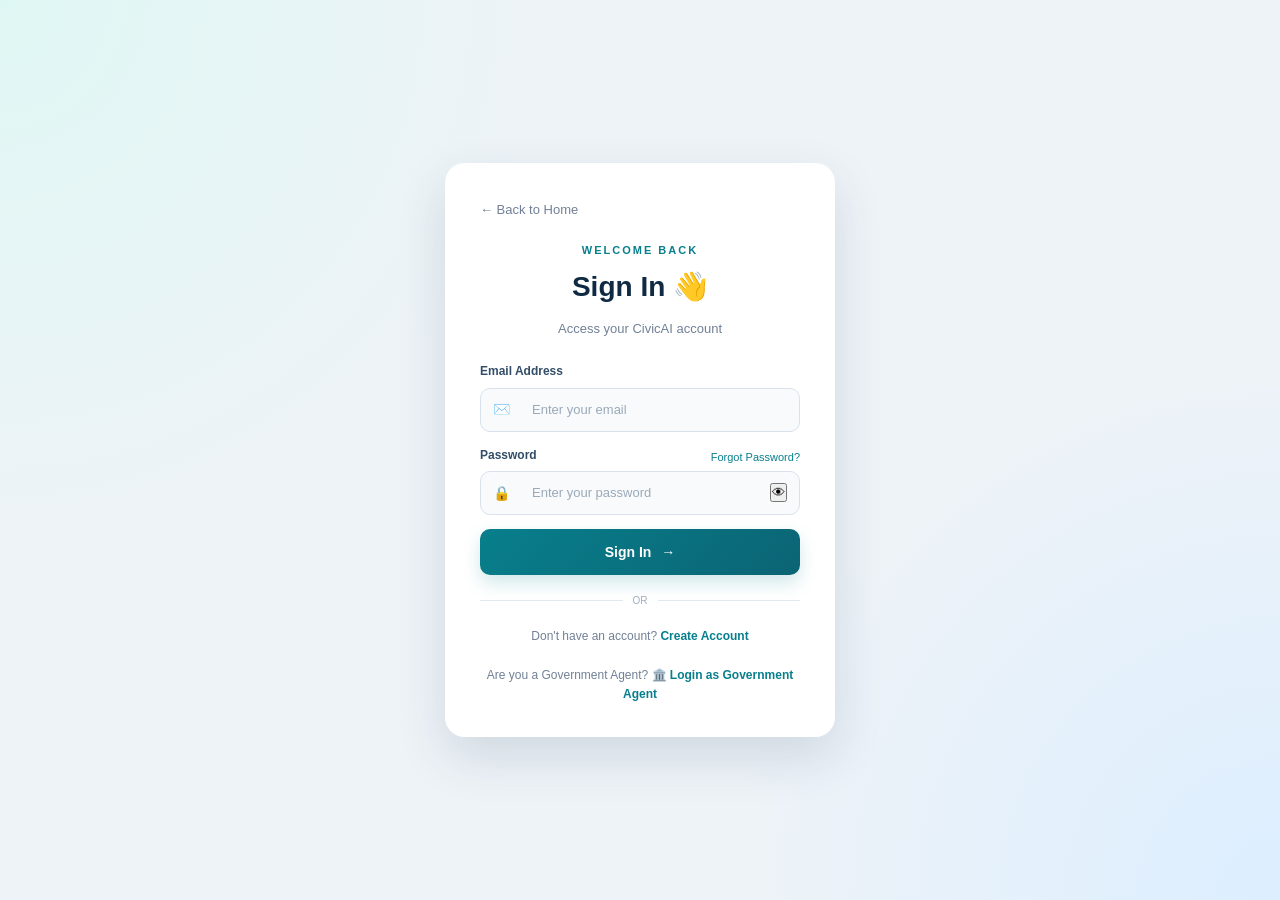
<file: frontend/dashboard.html>
<!DOCTYPE html>
<html lang="en">

<head>
    <meta charset="UTF-8">
    <meta name="viewport" content="width=device-width, initial-scale=1.0">

    <title>CivicAI - Citizen Dashboard</title>

    <link rel="stylesheet" href="style.css">
</head>

<body>

    <!-- NAVBAR -->
    <nav class="navbar">

        <div class="logo">
            <div class="logo-icon">🏛️</div>

            <div>
                <h2>CivicAI</h2>
                <span>Citizen Development Intelligence</span>
            </div>
        </div>

        <div class="nav-links">
            <a href="dashboard.html">Dashboard</a>
            <a href="index.html#report">Report Issue</a>
            <a href="#myReports" onclick="showMyReports(event)">
                My Reports
            </a>

            <button
                class="language-btn"
                onclick="logout()">
                Logout
            </button>
        </div>

    </nav>


    <!-- DASHBOARD -->

    <main class="dashboard">

        <div class="dashboard-heading">

            <div>
                <span class="section-label">
                    CITIZEN PORTAL
                </span>

                <h1>Welcome to CivicAI 👋</h1>

                <p>
                    Monitor your civic reports and contribute
                    to a better community.
                </p>
            </div>

            <a
                href="index.html#report"
                class="primary-btn">

                + Report New Issue

            </a>

        </div>


        <!-- STATISTICS -->

        <div class="dashboard-stats">

            <div class="dashboard-card">

                <div class="dashboard-icon">
                    📝
                </div>

                <h2 id="totalReports">0</h2>
<p>Total Reports</p> 

            </div>


            <div class="dashboard-card">

                <div class="dashboard-icon">
                    ⏳
                </div>

                <h2 id="pendingReports">0</h2>
<p>Pending</p>

            </div>


            <div class="dashboard-card">

                <div class="dashboard-icon">
                    ✅
                </div>

                <h2 id="resolvedReports">0</h2>
<p>Resolved</p>

            </div>


            <div class="dashboard-card">

                <div class="dashboard-icon">
                    🚨
                </div>

                <h2 id="highPriorityReports">0</h2>
<p>High Priority</p>

            </div>

            <div class="dashboard-card">

    <div class="dashboard-icon">
        🔄
    </div>

    <h2 id="inProgressReports">0</h2>
    <p>In Progress</p>

</div>

        </div>


        <!-- RECENT REPORTS -->

        <section class="reports-panel">

            <div class="panel-header">

                <div>
                    <h2>Recent Reports</h2>

                    <p>
                        Your recently submitted civic issues
                    </p>
                </div>

                <a href="#cityReports" onclick="showCityReports()">
                    View City based Report
                </a>

            </div>


            <div class="table-wrapper">

                <table>

                    <thead>

                        <tr>
                            <th>Issue</th>
                            <th>Category</th>
                            <th>Location</th>
                            <th>Severity</th>
                            <th>Priority</th>
                            <th>Status</th>
                        </tr>

                    </thead>


                    <tbody id="reportsTableBody">

    <tr>
        <td colspan="6">
            Loading reports...
        </td>
    </tr>

</tbody>

                </table>

            </div>

        </section>


        <!-- CITY BASED REPORTS -->

<section class="reports-panel" id="cityReports" style="display: none;">

    <div class="panel-header">

        <div>
            <h2>📍 Reports by City</h2>

            <p>
                Enter your city or village to view civic reports from your area.
            </p>
        </div>

    </div>


    <!-- CITY SEARCH -->

    <div style="display: flex; gap: 10px; margin-bottom: 20px;">

        <input
            type="text"
            id="citySearch"
            placeholder="Enter city / village"
            style="flex: 1; padding: 12px;">

        <button
            type="button"
            class="primary-btn"
            onclick="searchCityReports()">

            🔍 View Reports

        </button>

    </div>


    <!-- SEARCH MESSAGE -->

    <div id="cityReportMessage"></div>

    <div
    id="cityIntelligence"
    style="
        display: none;
        margin-bottom: 20px;
    "
>

    <div class="dashboard-stats">

        <div class="dashboard-card">
            <div class="dashboard-icon">📝</div>
            <h2 id="cityTotalReports">0</h2>
            <p>Total Reports</p>
        </div>

        <div class="dashboard-card">
            <div class="dashboard-icon">🚨</div>
            <h2 id="cityHighPriority">0</h2>
            <p>High Priority</p>
        </div>

        <div class="dashboard-card">
            <div class="dashboard-icon">⏳</div>
            <h2 id="cityPending">0</h2>
            <p>Pending</p>
        </div>

        <div class="dashboard-card">
            <div class="dashboard-icon">🤖</div>
            <h2
                id="cityTopCategory"
                style="font-size: 18px;"
            >
                -
            </h2>
            <p>Top Issue</p>
        </div>

    </div>

</div>


    <!-- CITY REPORTS TABLE -->

    <div class="table-wrapper">

        <table>

            <thead>

                <tr>
                    <th>Issue</th>
                    <th>Category</th>
                    <th>Location</th>
                    <th>Severity</th>
                    <th>Priority</th>
                    <th>Status</th>
                </tr>

            </thead>


            <tbody id="cityReportsTableBody">

                <tr>
                    <td colspan="6">
                        Enter your city to view reports.
                    </td>
                </tr>

            </tbody>

        </table>

    </div>

</section>

<!-- MY REPORTS -->

<section class="reports-panel" id="myReports" style="display: none;">

    <div class="panel-header">

        <div>

            <h2>📋 My Reports</h2>

            <p>
                Track all civic issues submitted by you.
            </p>

        </div>

    </div>


    <!-- REPORT COUNT MESSAGE -->

    <div id="trackingMessage"
         style="margin-bottom: 20px; font-size: 18px;">

    </div>


    <!-- MY REPORTS TABLE -->

    <div class="table-wrapper">

        <table>

            <thead>

                <tr>

                    <th>Report ID</th>

                    <th>Issue</th>

                    <th>Category</th>

                    <th>Location</th>

                    <th>Severity</th>

                    <th>Priority</th>

                    <th>Status</th>

                    <th>Submitted</th>

                </tr>

            </thead>


            <tbody id="myReportsTableBody">

                <tr>

                    <td colspan="8">
                        Loading your reports...
                    </td>

                </tr>

            </tbody>

        </table>

    </div>

</section>

        <!-- QUICK ACTIONS -->

        <section class="quick-section">

            <h2>Quick Actions</h2>

            <div class="quick-grid">

                <a
                    href="index.html#report"
                    class="quick-card">

                    <span>🚨</span>

                    <div>
                        <h3>Report an Issue</h3>

                        <p>
                            Submit a new civic complaint.
                        </p>
                    </div>

                </a>


                <a
    href="#myReports"
    class="quick-card"
    onclick="showMyReports()">
                    <span>📊</span>

                    <div>
                        <h3>View My Reports</h3>

                        <p>
                            Track your submitted issues.
                        </p>
                    </div>

                </a>


                <a
                    href="#"
                    class="quick-card">

                    <span>🤖</span>

                    <div>
                        <h3>AI Insights</h3>

                        <p>
                            Understand issue priorities.
                        </p>
                    </div>

                </a>

            </div>

        </section>

    </main>


    <script>

    // ==============================
// LOGIN PROTECTION
// ==============================

const loggedIn =
    sessionStorage.getItem("loggedIn");

if (loggedIn !== "true") {

    window.location.href = "login.html";

}

    function logout() {

    sessionStorage.removeItem("loggedIn");
    sessionStorage.removeItem("userName");
    sessionStorage.removeItem("userEmail");

    window.location.href = "login.html";

}


    // ==============================
    // LOAD DASHBOARD DATA
    // ==============================

    async function loadDashboard() {

        try {

            const response = await fetch("/api/reports");

            const data = await response.json();

            if (!response.ok) {

                throw new Error(
                    data.message || "Failed to load reports"
                );

            }


            // Update statistics

            document.getElementById("totalReports").textContent =
                data.total_reports;

            document.getElementById("pendingReports").textContent =
                data.pending;

            document.getElementById("resolvedReports").textContent =
                data.resolved;

            document.getElementById("highPriorityReports").textContent =
                data.high_priority;
            document.getElementById("inProgressReports").textContent =
                data.in_progress;


            // Update recent reports table

            const tableBody =
                document.getElementById("reportsTableBody");

            tableBody.innerHTML = "";


            if (data.reports.length === 0) {

                tableBody.innerHTML = `
                    <tr>
                        <td colspan="6">
                            No reports submitted yet.
                        </td>
                    </tr>
                `;

                return;

            }


            data.reports.forEach(report => {

                const row = document.createElement("tr");

                row.innerHTML = `

    <td>${escapeHTML(report.problem)}</td>

    <td>${escapeHTML(report.category)}</td>

    <td>${escapeHTML(report.location)}</td>

    <td>
        <span class="status ${getSeverityClass(report.severity)}">
            ${escapeHTML(report.severity)}
        </span>
    </td>

    <td>
        <strong>${escapeHTML(report.priority_score)}/100</strong>
    </td>

    <td>
        <span class="status ${getStatusClass(report.status)}">
            ${escapeHTML(report.status)}
        </span>
    </td>

`;

                tableBody.appendChild(row);

            });


        } catch (error) {

            console.error("Dashboard error:", error);

            document.getElementById("reportsTableBody").innerHTML = `

                <tr>
                    <td colspan="6">
                        Unable to load reports.
                    </td>
                </tr>

            `;

        }

    }


    // ==============================
    // HELPER FUNCTIONS
    // ==============================

    function escapeHTML(value) {

        return String(value ?? "")
            .replace(/&/g, "&amp;")
            .replace(/</g, "&lt;")
            .replace(/>/g, "&gt;")
            .replace(/"/g, "&quot;")
            .replace(/'/g, "&#039;");

    }


    function getSeverityClass(severity) {

        const value = String(severity).toLowerCase();

        if (value === "high") return "high";

        if (value === "medium") return "medium";

        return "low";

    }


    function getStatusClass(status) {

        const value = String(status).toLowerCase();

        if (value === "resolved") return "resolved";

        if (value === "in progress") return "progress-status";

        return "pending";

    }


    // Load data when dashboard opens

    loadDashboard();

    // ==============================
// CITY BASED REPORTS
// ==============================

function showCityReports() {

    const cityReportsSection =
        document.getElementById("cityReports");

    cityReportsSection.style.display = "block";

    cityReportsSection.scrollIntoView({
        behavior: "smooth"
    });

}


async function searchCityReports() {

    const city =
        document.getElementById("citySearch").value.trim();

    const tableBody =
        document.getElementById("cityReportsTableBody");

    const message =
        document.getElementById("cityReportMessage");
    const intelligence =
    document.getElementById("cityIntelligence");


    // Check empty city

    if (city === "") {

        message.innerHTML =
            "<p>Please enter a city or village name.</p>";

        tableBody.innerHTML = `
            <tr>
                <td colspan="6">
                    Enter your city to view reports.
                </td>
            </tr>
        `;

        return;
    }


    // Show loading message

    message.innerHTML =
        "<p>🔄 Searching reports for " +
        escapeHTML(city) +
        "...</p>";


    tableBody.innerHTML = `
        <tr>
            <td colspan="6">
                Searching...
            </td>
        </tr>
    `;


    try {

        const response = await fetch(
            "/api/reports/city?city=" +
            encodeURIComponent(city)
        );


        const data = await response.json();

if (!response.ok) {

    throw new Error(
        data.message ||
        "Failed to search reports."
    );

}


// Update city intelligence
document.getElementById("cityTotalReports").textContent =
    data.total_reports;

document.getElementById("cityHighPriority").textContent =
    data.high_priority;

document.getElementById("cityPending").textContent =
    data.pending;

document.getElementById("cityTopCategory").textContent =
    data.top_category;

intelligence.style.display = "block";


        tableBody.innerHTML = "";


        // No reports found

        if (!data.reports || data.reports.length === 0) {
            
            intelligence.style.display = "none";
            message.innerHTML =
                "<p>❌ No civic reports found for " +
                escapeHTML(city) +
                ".</p>";

            tableBody.innerHTML = `
                <tr>
                    <td colspan="6">
                        No reports found for this city.
                    </td>
                </tr>
            `;

            return;
        }


        // Reports found

        message.innerHTML =
            "<p>📍 Found " +
            data.total_reports +
            " report(s) from " +
            escapeHTML(data.city) +
            ".</p>";


        // Display reports

        data.reports.forEach(report => {

            const row =
                document.createElement("tr");


            row.innerHTML = `

    <td>
        ${escapeHTML(report.problem)}
    </td>

    <td>
        ${escapeHTML(report.category)}
    </td>

    <td>
        ${escapeHTML(report.location)}
    </td>

    <td>
        <span class="status ${getSeverityClass(report.severity)}">
            ${escapeHTML(report.severity)}
        </span>
    </td>

    <td>
        <strong>${escapeHTML(report.priority_score)}/100</strong>
    </td>

    <td>
        <span class="status ${getStatusClass(report.status)}">
            ${escapeHTML(report.status)}
        </span>
    </td>

`;

            tableBody.appendChild(row);

        });


    } catch (error) {
        intelligence.style.display = "none";

        console.error(
            "City report search error:",
            error
        );


        message.innerHTML =
            "<p>❌ Unable to search reports.</p>";


        tableBody.innerHTML = `
            <tr>
                <td colspan="6">
                    Unable to load city reports.
                </td>
            </tr>
        `;

    }

}

// ==============================
// MY REPORTS / REQUEST TRACKING
// ==============================

function showMyReports(event) {

    if (event) {
        event.preventDefault();
    }

    const section =
        document.getElementById("myReports");

    section.style.display = "block";

    section.scrollIntoView({
        behavior: "smooth",
        block: "start"
    });

    loadMyReports();
}

async function loadMyReports() {

    const citizenEmail =
        sessionStorage.getItem("userEmail");

    const message =
        document.getElementById(
            "trackingMessage"
        );

    const tableBody =
        document.getElementById(
            "myReportsTableBody"
        );


    if (!citizenEmail) {

        message.innerHTML =
            "<p>⚠️ Please login to view your reports.</p>";

        tableBody.innerHTML = `
            <tr>
                <td colspan="8">
                    Please login to view your reports.
                </td>
            </tr>
        `;

        return;
    }


    try {

        const response = await fetch(
            "/api/my-reports?citizen_email=" +
            encodeURIComponent(citizenEmail)
        );


        const data =
            await response.json();


        if (!response.ok) {

            throw new Error(
                data.message ||
                "Unable to load your reports."
            );

        }


        tableBody.innerHTML = "";


        if (
            !data.reports ||
            data.reports.length === 0
        ) {

            message.innerHTML =
                "<p>📋 You have not submitted any reports yet.</p>";

            tableBody.innerHTML = `
                <tr>
                    <td colspan="8">
                        No reports submitted yet.
                    </td>
                </tr>
            `;

            return;
        }


        message.innerHTML =
            "<p>📋 You have submitted <strong>" +
            data.total_reports +
            "</strong> report(s).</p>";


        data.reports.forEach(report => {

            const row =
                document.createElement("tr");


            row.innerHTML = `

                <td>
                    <strong>#${escapeHTML(report.id)}</strong>
                </td>


                <td>
                    ${escapeHTML(report.problem)}
                </td>


                <td>
                    ${escapeHTML(report.category)}
                </td>


                <td>
                    ${escapeHTML(report.location)}
                </td>


                <td>

                    <span class="status ${getSeverityClass(report.severity)}">

                        ${escapeHTML(report.severity)}

                    </span>

                </td>


                <td>

                    <strong>
                        ${escapeHTML(report.priority_score)}/100
                    </strong>

                </td>


                <td>

                    <span class="status ${getStatusClass(report.status)}">

                        ${escapeHTML(report.status)}

                    </span>

                </td>


                <td>
                    ${escapeHTML(report.created_at)}
                </td>

            `;


            tableBody.appendChild(row);

        });


    } catch (error) {

        console.error(
            "My Reports error:",
            error
        );


        message.innerHTML =
            "<p>❌ Unable to load your reports.</p>";


        tableBody.innerHTML = `
            <tr>
                <td colspan="8">
                    Unable to load your reports.
                </td>
            </tr>
        `;

    }

}



</script>

</body>

</html>
</file>
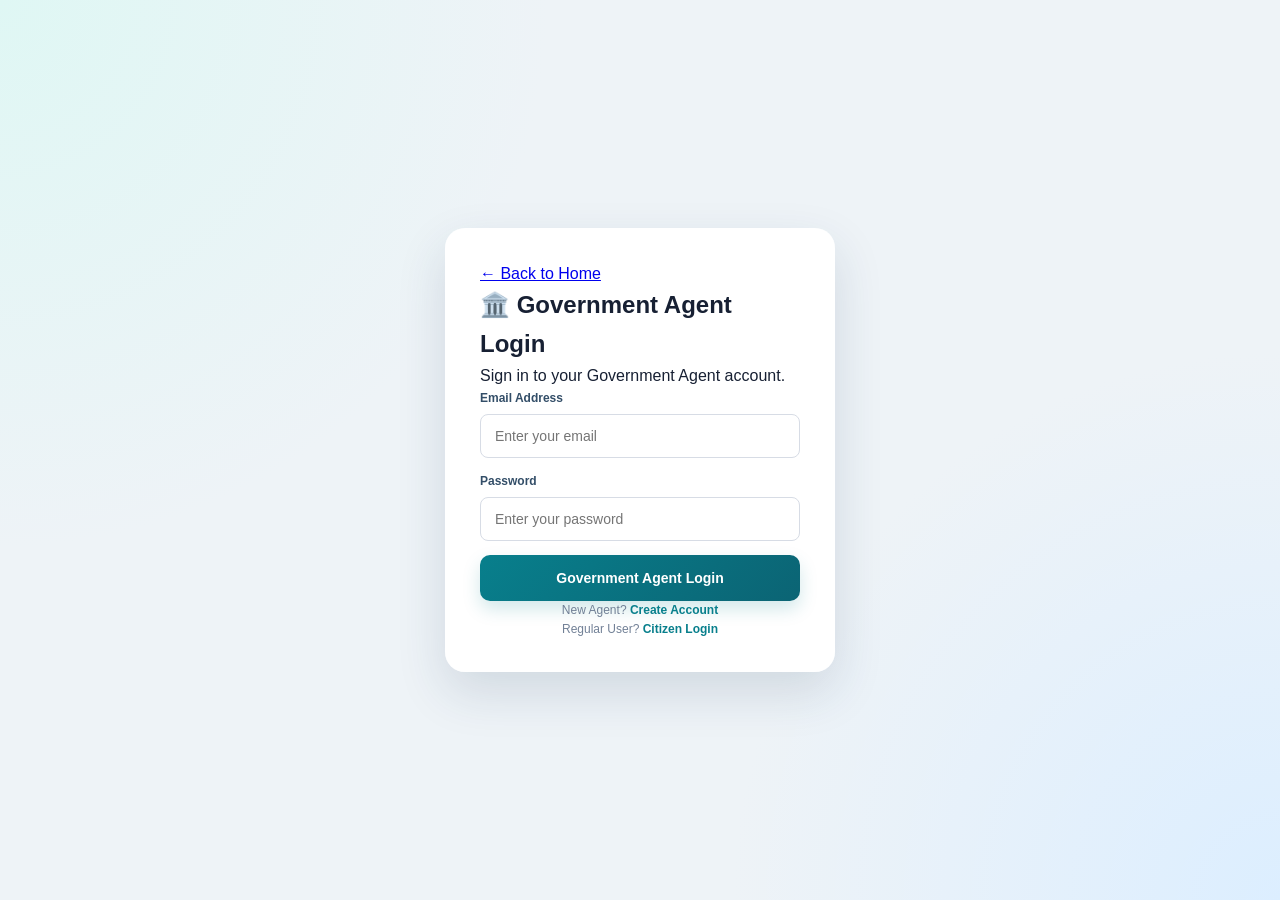
<file: frontend/government-agent-login.html>
<!DOCTYPE html>
<html lang="en">
<head>
    <meta charset="UTF-8">
    <meta name="viewport" content="width=device-width, initial-scale=1.0">
    <title>CivicAI | Government Agent Login</title>
    <link rel="stylesheet" href="style.css">
</head>
<body class="auth-modern">

    <div class="auth-wrapper">
        <div class="auth-form-section">
            <div class="auth-form-box">

                <a href="index.html">← Back to Home</a>

                <h2>🏛️ Government Agent Login</h2>
                <p>Sign in to your Government Agent account.</p>

                <form id="agentLoginForm">
                    <div class="input-group">
                        <label for="email">Email Address</label>
                        <input type="email" id="email"
                               placeholder="Enter your email" required>
                    </div>

                    <div class="input-group">
                        <label for="password">Password</label>
                        <input type="password" id="password"
                               placeholder="Enter your password" required>
                    </div>

                    <button type="submit" class="modern-login-btn">
                        Government Agent Login
                    </button>

                    <p id="message" role="status" aria-live="polite"></p>
                </form>

                <p class="account-text">
                    New Agent?
                    <a href="government-agent-signup.html">
                        Create Account
                    </a>
                </p>

                <p class="account-text">
                    Regular User?
                    <a href="login.html">Citizen Login</a>
                </p>

            </div>
        </div>
    </div>

    <script>
        document.getElementById("agentLoginForm")
            .addEventListener("submit", async function (event) {
                event.preventDefault();

                const message = document.getElementById("message");
                const button = this.querySelector('button[type="submit"]');

                const payload = {
                    email: document.getElementById("email").value.trim(),
                    password: document.getElementById("password").value
                };

                message.textContent = "Checking your account...";
                button.disabled = true;

                try {
                    const response = await fetch(
                        "/api/government-agent/login",
                        {
                            method: "POST",
                            headers: {
                                "Content-Type": "application/json"
                            },
                            body: JSON.stringify(payload)
                        }
                    );

                    const result = await response.json();

                    if (!response.ok) {
                        message.textContent =
                            result.message || "Login failed. Please try again.";
                        return;
                    }

                    // Temporary client-side data for frontend integration.
                    // This is NOT proof of authentication or authorization.
                    sessionStorage.setItem(
                        "governmentAgent",
                        JSON.stringify(result.agent)
                    );

                    message.textContent = "Login successful. Opening dashboard...";

                    setTimeout(() => {
                        window.location.href = "government-agent-dashboard.html";
                    }, 700);

                } catch (error) {
                    console.error("Agent login error:", error);
                    message.textContent =
                        "Could not connect to the server. Please try again.";
                } finally {
                    button.disabled = false;
                }
            });
    </script>

</body>
</html>
</file>
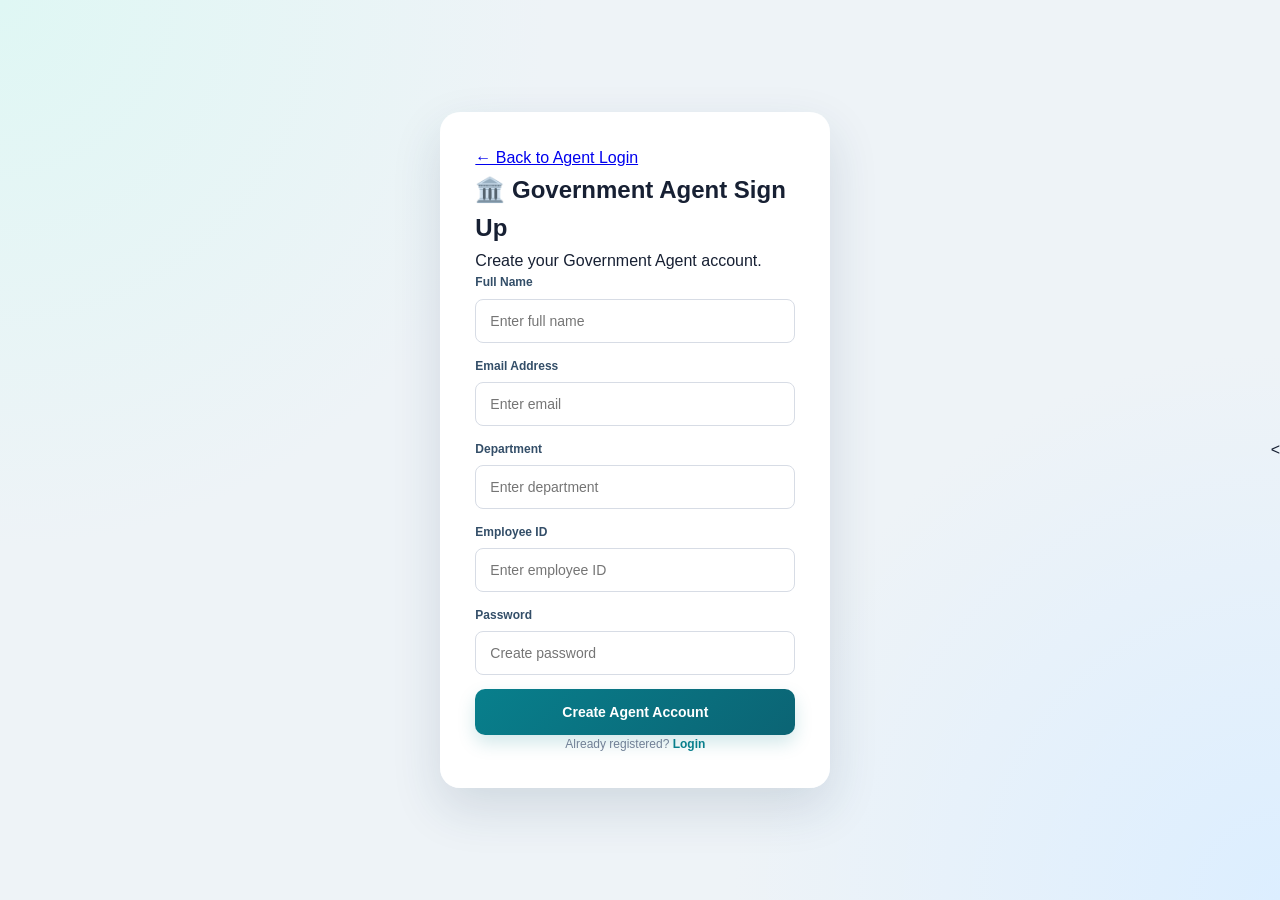
<file: frontend/government-agent-signup.html>
<!DOCTYPE html>
<html lang="en">
<head>
    <meta charset="UTF-8">
    <meta name="viewport" content="width=device-width, initial-scale=1.0">
    <title>CivicAI | Government Agent Signup</title>
    <link rel="stylesheet" href="style.css">
</head>
<body class="auth-modern">

    <div class="auth-wrapper">
        <div class="auth-form-section">
            <div class="auth-form-box">

                <a href="government-agent-login.html">
                    ← Back to Agent Login
                </a>

                <h2>🏛️ Government Agent Sign Up</h2>
                <p>Create your Government Agent account.</p>

                <form id="agentSignupForm">

                    <div class="input-group">
                        <label for="name">Full Name</label>
                        <input type="text" id="name"
                               placeholder="Enter full name" required>
                    </div>

                    <div class="input-group">
                        <label for="email">Email Address</label>
                        <input type="email" id="email"
                               placeholder="Enter email" required>
                    </div>

                    <div class="input-group">
                        <label for="department">Department</label>
                        <input type="text" id="department"
                               placeholder="Enter department" required>
                    </div>

                    <div class="input-group">
                        <label for="employeeId">Employee ID</label>
                        <input type="text" id="employeeId"
                               placeholder="Enter employee ID" required>
                    </div>

                    <div class="input-group">
                        <label for="password">Password</label>
                        <input type="password" id="password"
                               placeholder="Create password"
                               minlength="8" required>
                    </div>

                    <button type="submit" class="modern-login-btn">
                        Create Agent Account
                    </button>

                    <p id="message"></p>
                </form>

                <p class="account-text">
                    Already registered?
                    <a href="government-agent-login.html">
                        Login
                    </a>
                </p>

            </div>
        </div>
    </div>

    <
<script>
    document.getElementById("agentSignupForm")
        .addEventListener("submit", async function (event) {
            event.preventDefault();

            const message = document.getElementById("message");
            const button = this.querySelector('button[type="submit"]');

            const payload = {
                full_name: document.getElementById("name").value.trim(),
                email: document.getElementById("email").value.trim(),
                department: document.getElementById("department").value.trim(),
                employee_id: document.getElementById("employeeId").value.trim(),
                password: document.getElementById("password").value
            };

            message.textContent = "Creating your account...";
            button.disabled = true;

            try {
                const response = await fetch("/api/government-agent/signup", {
                    method: "POST",
                    headers: {
                        "Content-Type": "application/json"
                    },
                    body: JSON.stringify(payload)
                });

                const result = await response.json();

                message.textContent = result.message ||
                    (response.ok ? "Registration successful." : "Registration failed.");

                if (response.ok) {
                    this.reset();

                    // Allow the user to read the confirmation before navigating.
                    setTimeout(() => {
                        window.location.href = "government-agent-login.html";
                    }, 2000);
                }
            } catch (error) {
                message.textContent =
                    "Could not connect to the server. Please try again.";
                console.error("Agent signup error:", error);
            } finally {
                button.disabled = false;
            }
        });
</script>


</body>
</html>
</file>
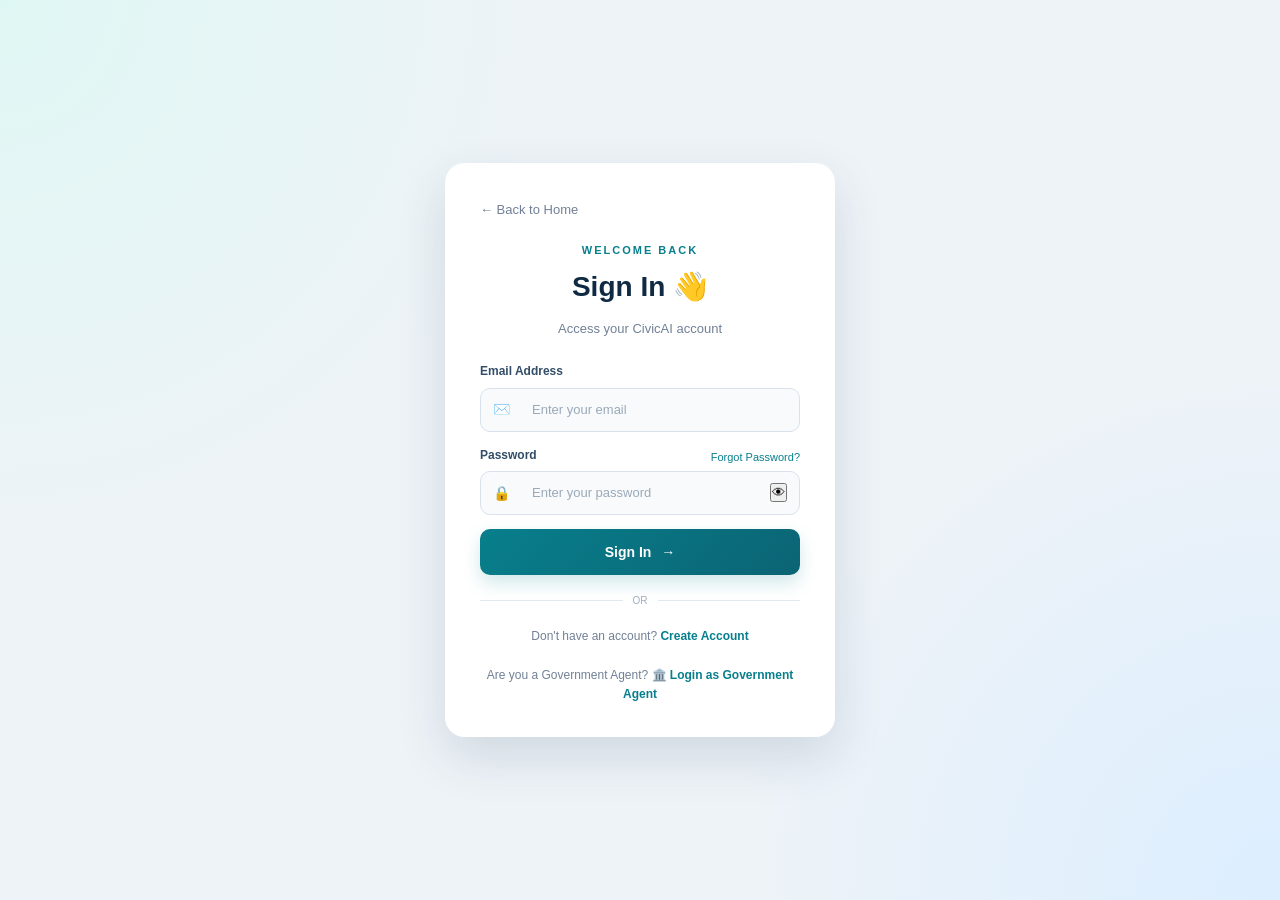
<file: frontend/login.html>
<!DOCTYPE html>
<html lang="en">
<head>
    <meta charset="UTF-8">
    <meta name="viewport" content="width=device-width, initial-scale=1.0">
    <title>CivicAI | Sign In</title>
    <link rel="stylesheet" href="style.css">
</head>

<body class="auth-modern">

    <div class="auth-wrapper">

        <!-- Left Section -->
        <div class="auth-visual">
            <div class="brand">
                <div class="brand-icon">🏙️</div>
                <span>Civic<span>AI</span></span>
            </div>

            <div class="visual-content">
                <p class="small-title">SMART CIVIC PLATFORM</p>

                <h1>
                    Make Your City<br>
                    <span>Better Together.</span>
                </h1>

                <p>
                    Report civic problems, track your requests,
                    and help build a smarter and safer community.
                </p>

                <div class="visual-stats">
                    <div>
                        <strong>24/7</strong>
                        <small>Available</small>
                    </div>

                    <div>
                        <strong>AI</strong>
                        <small>Powered</small>
                    </div>

                    <div>
                        <strong>100%</strong>
                        <small>Citizen Focused</small>
                    </div>
                </div>
            </div>

            <div class="city-line">
                🏢 🏠 🌳 🏫 🏥 🚦
            </div>
        </div>


        <!-- Right Section -->
        <div class="auth-form-section">

            <div class="auth-form-box">

                <a href="index.html" class="back-home">
                    ← Back to Home
                </a>

                <div class="form-heading">
                    <p>WELCOME BACK</p>
                    <h2>Sign In 👋</h2>
                    <span>Access your CivicAI account</span>
                </div>

                <form id="loginForm">

                    <div class="input-group">
                        <label>Email Address</label>
                        <div class="input-box">
                            <span>✉️</span>
                            <input
                                type="email"
                                id="loginEmail"
                                placeholder="Enter your email"
                                required
                            >
                        </div>
                    </div>

                    <div class="input-group">
                        <div class="label-row">
                            <label>Password</label>
                            <a href="#">Forgot Password?</a>
                        </div>

                        <div class="input-box">
                            <span>🔒</span>

                            <input
                                type="password"
                                id="loginPassword"
                                placeholder="Enter your password"
                                required
                            >

                            <button
                                type="button"
                                class="show-password"
                                onclick="togglePassword()">
                                👁
                            </button>
                        </div>
                    </div>

                    <button type="submit" class="modern-login-btn">
                        Sign In
                        <span>→</span>
                    </button>

                </form>

                <div class="divider">
                    <span>OR</span>
                </div>

                <p class="account-text">
                    Don't have an account?
                    <a href="signup.html">Create Account</a>
                </p>
                <p class="account-text" style="margin-top: 20px; text-align: center;">
                    Are you a Government Agent?
                  <a href="government-agent-login.html">
                     🏛️ Login as Government Agent
                  </a>
                </p>

            </div>

        </div>

    </div>


<script>

function togglePassword() {

    const password = document.getElementById("loginPassword");

    if (password.type === "password") {
        password.type = "text";
    } else {
        password.type = "password";
    }
}


document.getElementById("loginForm").addEventListener("submit", async function(e) {

    e.preventDefault();

    const email = document.getElementById("loginEmail").value.trim();
    const password = document.getElementById("loginPassword").value;

    // Check empty fields
    if (!email || !password) {
        alert("Please enter email and password.");
        return;
    }

    try {

        const response = await fetch("/api/login", {

            method: "POST",

            headers: {
                "Content-Type": "application/json"
            },

            body: JSON.stringify({
                email: email,
                password: password
            })

        });

        const result = await response.json();


        // Successful login
        if (response.ok) {

            // Store only basic login information
            sessionStorage.setItem("loggedIn", "true");
            sessionStorage.setItem("userName", result.name);
            sessionStorage.setItem("userEmail", result.email);

            alert("Login successful! 🎉");

            // Go to dashboard
            window.location.href = "dashboard.html";

        } else {

            alert(result.message);

        }

    } catch (error) {

        console.error("Login Error:", error);

        alert(
            "Unable to connect to CivicAI server.\n\n" +
            "Please make sure backend.py is running."
        );

    }

});

</script>

</body>
</html>
</file>
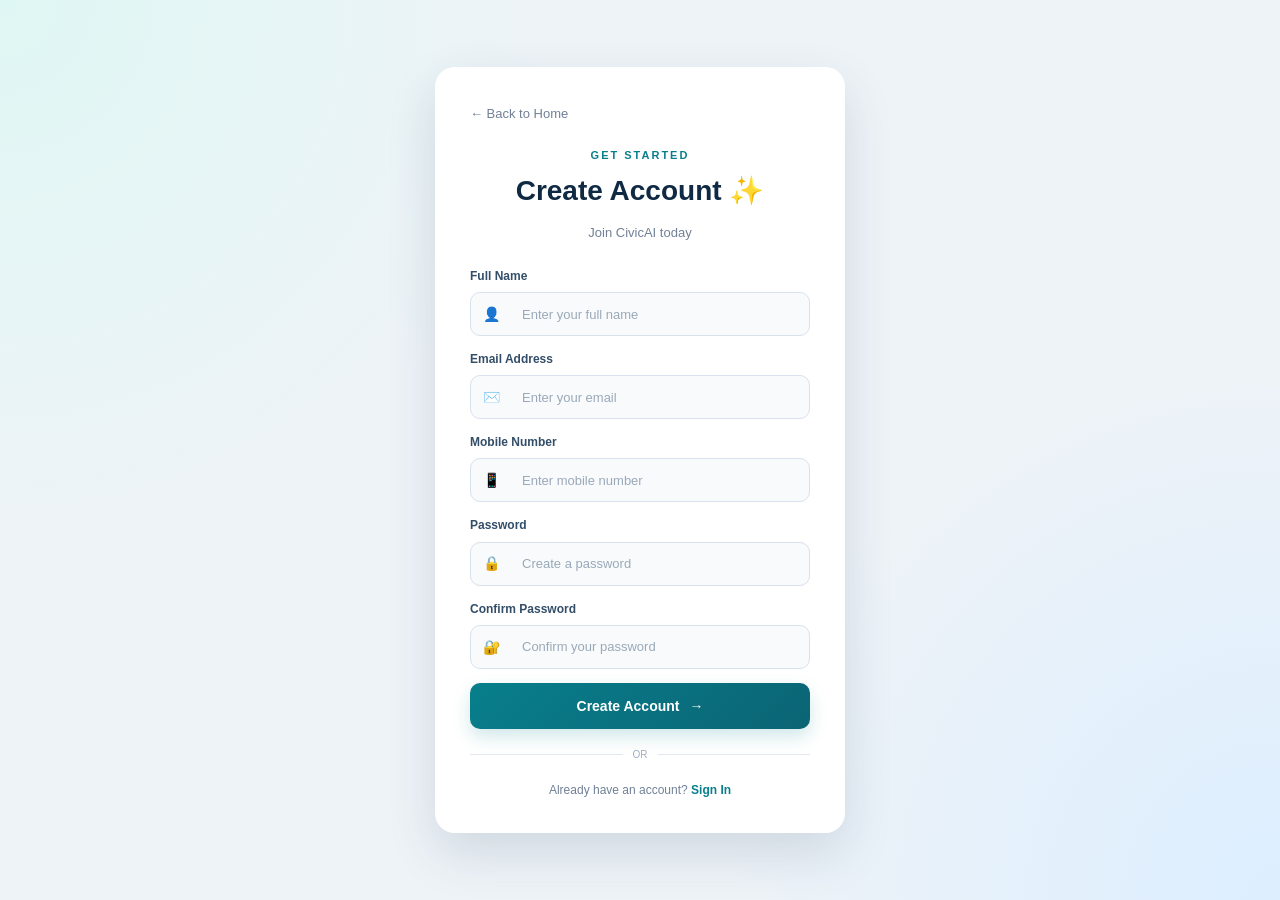
<file: frontend/signup.html>
<!DOCTYPE html>
<html lang="en">
<head>
    <meta charset="UTF-8">
    <meta name="viewport" content="width=device-width, initial-scale=1.0">

    <title>CivicAI | Create Account</title>

    <link rel="stylesheet" href="style.css">
</head>

<body class="auth-modern">

<div class="auth-wrapper">

    <!-- Left Visual -->
    <div class="auth-visual">

        <div class="brand">
            <div class="brand-icon">🏙️</div>

            <span>
                Civic<span>AI</span>
            </span>
        </div>

        <div class="visual-content">

            <p class="small-title">
                JOIN THE COMMUNITY
            </p>

            <h1>
                Your Voice.<br>
                <span>Your City.</span>
            </h1>

            <p>
                Join CivicAI and make it easier to report,
                track and improve civic issues in your community.
            </p>

            <div class="feature-list">

                <div>
                    <span>✓</span>
                    Report civic issues easily
                </div>

                <div>
                    <span>✓</span>
                    Track your complaints
                </div>

                <div>
                    <span>✓</span>
                    AI-assisted issue analysis
                </div>

                <div>
                    <span>✓</span>
                    Help improve your community
                </div>

            </div>

        </div>

        <div class="city-line">
            🏢 🏠 🌳 🏫 🏥 🚦
        </div>

    </div>


    <!-- Sign Up Form -->
    <div class="auth-form-section">

        <div class="auth-form-box signup-box">

            <a href="index.html" class="back-home">
                ← Back to Home
            </a>

            <div class="form-heading">

                <p>GET STARTED</p>

                <h2>Create Account ✨</h2>

                <span>
                    Join CivicAI today
                </span>

            </div>


            <form id="signupForm">

                <div class="input-group">

                    <label>Full Name</label>

                    <div class="input-box">

                        <span>👤</span>

                        <input
                            type="text"
                            id="name"
                            placeholder="Enter your full name"
                            required
                        >

                    </div>

                </div>


                <div class="input-group">

                    <label>Email Address</label>

                    <div class="input-box">

                        <span>✉️</span>

                        <input
                            type="email"
                            id="email"
                            placeholder="Enter your email"
                            required
                        >

                    </div>

                </div>


                <div class="input-group">

                    <label>Mobile Number</label>

                    <div class="input-box">

                        <span>📱</span>

                        <input
                            type="tel"
                            id="mobile"
                            placeholder="Enter mobile number"
                            required
                        >

                    </div>

                </div>


                <div class="input-group">

                    <label>Password</label>

                    <div class="input-box">

                        <span>🔒</span>

                        <input
                            type="password"
                            id="password"
                            placeholder="Create a password"
                            required
                        >

                    </div>

                </div>


                <div class="input-group">

                    <label>Confirm Password</label>

                    <div class="input-box">

                        <span>🔐</span>

                        <input
                            type="password"
                            id="confirmPassword"
                            placeholder="Confirm your password"
                            required
                        >

                    </div>

                </div>


                <button type="submit" class="modern-login-btn">

                    Create Account

                    <span>→</span>

                </button>

            </form>


            <div class="divider">
                <span>OR</span>
            </div>


            <p class="account-text">

                Already have an account?

                <a href="login.html">
                    Sign In
                </a>

            </p>

        </div>

    </div>

</div>


<script>

document.getElementById("signupForm").addEventListener("submit", async function(e) {

    e.preventDefault();


    // Get form values
    const name = document.getElementById("name").value.trim();
    const email = document.getElementById("email").value.trim();
    const mobile = document.getElementById("mobile").value.trim();
    const password = document.getElementById("password").value;
    const confirmPassword = document.getElementById("confirmPassword").value;


    // Check password
    if (password !== confirmPassword) {

        alert("Passwords do not match!");

        return;
    }


    // Send data to Flask backend
    try {

        const response = await fetch(
    "/api/signup",
    {
        method: "POST",

        headers: {
            "Content-Type": "application/json"
        },

        body: JSON.stringify({
                    name: name,
                    email: email,
                    mobile: mobile,
                    password: password
                })
            }
        );


        const result = await response.json();


        // Successful signup
        if (response.ok) {

            alert("Account created successfully! 🎉");

            window.location.href = "login.html";

        }

        // Backend error
        else {

            alert(result.message);

        }


    }

    // Backend connection error
    catch (error) {

        alert(
            "Unable to connect to CivicAI server.\n\n" +
            "Please make sure backend.py is running."
        );

        console.error("Backend Error:", error);

    }

});

</script>


</body>
</html>
</file>
<file: frontend/style.css>
* {
    margin: 0;
    padding: 0;
    box-sizing: border-box;
}

html {
    scroll-behavior: smooth;
}

body {
    font-family: Arial, Helvetica, sans-serif;
    background: #f5f7fb;
    color: #172033;
    line-height: 1.6;
}

/* ================= NAVBAR ================= */

.navbar {
    width: 100%;
    padding: 18px 7%;
    background: #ffffff;
    display: flex;
    justify-content: space-between;
    align-items: center;
    border-bottom: 1px solid #e7eaf0;
    position: sticky;
    top: 0;
    z-index: 1000;
}

.logo {
    display: flex;
    align-items: center;
    gap: 12px;
}

.logo-icon {
    width: 46px;
    height: 46px;
    border-radius: 12px;
    background: #1d4ed8;
    display: flex;
    justify-content: center;
    align-items: center;
    font-size: 23px;
}

.logo h2 {
    font-size: 21px;
    color: #172033;
}

.logo span {
    display: block;
    font-size: 10px;
    color: #6b7280;
}

.nav-links {
    display: flex;
    align-items: center;
    gap: 28px;
}

.nav-links a {
    text-decoration: none;
    color: #374151;
    font-size: 14px;
    font-weight: 600;
}

.nav-links a:hover {
    color: #1d4ed8;
}

.language-btn {
    border: 1px solid #d8dee9;
    background: #ffffff;
    padding: 9px 15px;
    border-radius: 8px;
    cursor: pointer;
}


/* ================= HERO ================= */

.hero {
    min-height: 650px;
    padding: 90px 7%;
    display: flex;
    align-items: center;
    justify-content: space-between;
    gap: 60px;
    background: linear-gradient(
        135deg,
        #eff6ff,
        #ffffff
    );
}

.hero-content {
    max-width: 650px;
}

.badge {
    display: inline-block;
    padding: 8px 14px;
    background: #dbeafe;
    color: #1d4ed8;
    border-radius: 30px;
    font-size: 13px;
    font-weight: 600;
    margin-bottom: 22px;
}

.hero h1 {
    font-size: 55px;
    line-height: 1.12;
    margin-bottom: 22px;
    color: #111827;
}

.hero h1 span {
    color: #1d4ed8;
}

.hero p {
    max-width: 590px;
    color: #5b6472;
    font-size: 17px;
    margin-bottom: 32px;
}

.hero-buttons {
    display: flex;
    gap: 15px;
}

.primary-btn,
.secondary-btn {
    display: inline-block;
    text-decoration: none;
    padding: 14px 22px;
    border-radius: 9px;
    font-weight: 600;
    font-size: 14px;
}

.primary-btn {
    background: #1d4ed8;
    color: white;
}

.primary-btn:hover {
    background: #163fae;
}

.secondary-btn {
    border: 1px solid #cfd6e3;
    color: #374151;
    background: white;
}


/* ================= HERO CARD ================= */

.hero-card {
    width: 390px;
    background: white;
    border-radius: 18px;
    padding: 25px;
    box-shadow: 0 20px 50px rgba(30, 50, 90, 0.12);
}

.card-header {
    display: flex;
    justify-content: space-between;
    font-weight: 700;
    margin-bottom: 25px;
}

.live {
    color: #16a34a;
    font-size: 12px;
}

.stats {
    display: grid;
    grid-template-columns: repeat(3, 1fr);
    gap: 10px;
}

.stat-box {
    background: #f8fafc;
    padding: 15px 8px;
    text-align: center;
    border-radius: 10px;
}

.stat-box h2 {
    font-size: 23px;
    color: #1d4ed8;
}

.stat-box p {
    font-size: 11px;
    color: #6b7280;
}

.progress-section {
    margin-top: 30px;
}

.progress-title {
    display: flex;
    justify-content: space-between;
    font-size: 13px;
    margin-bottom: 8px;
}

.progress {
    width: 100%;
    height: 9px;
    background: #e5e7eb;
    border-radius: 10px;
    overflow: hidden;
}

.progress-bar {
    width: 78%;
    height: 100%;
    background: #1d4ed8;
}


/* ================= SECTIONS ================= */

.report-section,
.about-section {
    padding: 90px 7%;
}

.section-heading {
    text-align: center;
    max-width: 700px;
    margin: auto;
}

.section-label {
    color: #1d4ed8;
    font-size: 12px;
    font-weight: 800;
    letter-spacing: 1px;
}

.section-heading h2 {
    font-size: 36px;
    margin: 10px 0;
    color: #111827;
}

.section-heading p {
    color: #6b7280;
}


/* ================= REPORT ================= */

.report-container {
    max-width: 1100px;
    margin: 45px auto 0;
    display: grid;
    grid-template-columns: 1.5fr 0.8fr;
    gap: 30px;
}

#issueForm,
.ai-card {
    background: white;
    padding: 32px;
    border-radius: 16px;
    box-shadow: 0 10px 35px rgba(30, 50, 90, 0.08);
}

.form-group {
    margin-bottom: 22px;
}

.form-group label {
    display: block;
    font-size: 14px;
    font-weight: 700;
    margin-bottom: 8px;
    color: #374151;
}

textarea,
input,
select {
    width: 100%;
    border: 1px solid #d7dce5;
    border-radius: 8px;
    padding: 13px 14px;
    font-size: 14px;
    outline: none;
    background: #ffffff;
    font-family: inherit;
}

textarea {
    height: 130px;
    resize: vertical;
}

textarea:focus,
input:focus,
select:focus {
    border-color: #1d4ed8;
}

.form-row {
    display: grid;
    grid-template-columns: 1fr 1fr;
    gap: 18px;
}


/* ================= SEVERITY ================= */

.severity-options {
    display: flex;
    gap: 12px;
}

.severity {
    flex: 1;
    border: 1px solid #d9dee8;
    padding: 12px;
    border-radius: 8px;
    cursor: pointer;
    text-align: center;
}

.severity input {
    width: auto;
    margin-right: 5px;
}

.low {
    color: #15803d;
}

.medium {
    color: #ca8a04;
}

.high {
    color: #dc2626;
}


/* ================= BUTTON ================= */

.submit-btn {
    width: 100%;
    border: none;
    background: #1d4ed8;
    color: white;
    padding: 15px;
    border-radius: 9px;
    font-size: 15px;
    font-weight: 700;
    cursor: pointer;
}

.submit-btn:hover {
    background: #163fae;
}


/* ================= AI CARD ================= */

.ai-card {
    background: #172554;
    color: white;
}

.ai-icon {
    width: 52px;
    height: 52px;
    border-radius: 13px;
    background: #1d4ed8;
    display: flex;
    align-items: center;
    justify-content: center;
    font-size: 25px;
    margin-bottom: 20px;
}

.ai-card h3 {
    font-size: 22px;
    margin-bottom: 12px;
}

.ai-card > p {
    color: #cbd5e1;
    font-size: 14px;
    margin-bottom: 25px;
}

.ai-feature {
    padding: 10px 0;
    border-bottom: 1px solid rgba(255,255,255,0.1);
    font-size: 14px;
}

.ai-feature span {
    color: #4ade80;
    margin-right: 8px;
}


/* ================= ABOUT ================= */

.about-section {
    background: #ffffff;
}

.feature-grid {
    max-width: 1100px;
    margin: 45px auto 0;
    display: grid;
    grid-template-columns: repeat(4, 1fr);
    gap: 20px;
}

.feature-card {
    padding: 25px;
    border: 1px solid #e5e7eb;
    border-radius: 14px;
    background: #ffffff;
}

.feature-icon {
    font-size: 30px;
    margin-bottom: 15px;
}

.feature-card h3 {
    margin-bottom: 8px;
}

.feature-card p {
    color: #6b7280;
    font-size: 13px;
}


/* ================= FOOTER ================= */

footer {
    background: #111827;
    color: white;
    text-align: center;
    padding: 40px 20px;
}

.footer-logo {
    font-size: 20px;
    margin-bottom: 8px;
}

footer p {
    color: #9ca3af;
    font-size: 13px;
}

.copyright {
    margin-top: 15px;
    font-size: 11px;
}


/* ================= RESPONSIVE ================= */

@media (max-width: 900px) {

    .nav-links {
        gap: 12px;
    }

    .hero {
        flex-direction: column;
        text-align: center;
    }

    .hero-buttons {
        justify-content: center;
    }

    .hero-card {
        width: 100%;
        max-width: 500px;
    }

    .report-container {
        grid-template-columns: 1fr;
    }

    .feature-grid {
        grid-template-columns: repeat(2, 1fr);
    }
}


@media (max-width: 600px) {

    .navbar {
        padding: 15px 5%;
    }

    .nav-links a {
        display: none;
    }

    .hero {
        padding: 60px 5%;
    }

    .hero h1 {
        font-size: 38px;
    }

    .hero-card {
        width: 100%;
    }

    .report-section,
    .about-section {
        padding: 60px 5%;
    }

    .section-heading h2 {
        font-size: 28px;
    }

    .form-row {
        grid-template-columns: 1fr;
    }

    .feature-grid {
        grid-template-columns: 1fr;
    }
}
/* ================= DASHBOARD ================= */

.dashboard {
    min-height: 100vh;
    padding: 55px 7%;
    background: #f5f7fb;
}

.dashboard-heading {
    display: flex;
    justify-content: space-between;
    align-items: center;
    gap: 30px;
    margin-bottom: 40px;
}

.dashboard-heading h1 {
    font-size: 34px;
    margin: 8px 0;
    color: #111827;
}

.dashboard-heading p {
    color: #6b7280;
}

.dashboard-stats {
    display: grid;
    grid-template-columns: repeat(4, 1fr);
    gap: 20px;
    margin-bottom: 35px;
}

.dashboard-card {
    background: white;
    padding: 25px;
    border-radius: 14px;
    box-shadow: 0 8px 25px rgba(30, 50, 90, 0.06);
}

.dashboard-icon {
    font-size: 25px;
    margin-bottom: 12px;
}

.dashboard-card h2 {
    font-size: 30px;
    color: #1d4ed8;
}

.dashboard-card p {
    color: #6b7280;
    font-size: 13px;
}


/* Reports */

.reports-panel {
    background: white;
    padding: 28px;
    border-radius: 15px;
    box-shadow: 0 8px 25px rgba(30, 50, 90, 0.06);
}

.panel-header {
    display: flex;
    justify-content: space-between;
    align-items: center;
    margin-bottom: 25px;
}

.panel-header h2 {
    font-size: 21px;
}

.panel-header p {
    color: #6b7280;
    font-size: 13px;
}

.panel-header a {
    color: #1d4ed8;
    text-decoration: none;
    font-size: 13px;
    font-weight: 700;
}


/* Table */

.table-wrapper {
    overflow-x: auto;
}

table {
    width: 100%;
    border-collapse: collapse;
}

th {
    text-align: left;
    background: #f8fafc;
    color: #6b7280;
    font-size: 12px;
    padding: 14px;
}

td {
    padding: 16px 14px;
    border-bottom: 1px solid #eef0f4;
    font-size: 13px;
}


/* Status */

.status {
    display: inline-block;
    padding: 5px 10px;
    border-radius: 20px;
    font-size: 11px;
    font-weight: 700;
}

.status.high {
    background: #fee2e2;
    color: #dc2626;
}

.status.medium {
    background: #fef3c7;
    color: #b45309;
}

.status.pending {
    background: #fef3c7;
    color: #b45309;
}

.status.progress-status {
    background: #dbeafe;
    color: #1d4ed8;
}

.status.resolved {
    background: #dcfce7;
    color: #15803d;
}


/* Quick Actions */

.quick-section {
    margin-top: 35px;
}

.quick-section h2 {
    margin-bottom: 20px;
}

.quick-grid {
    display: grid;
    grid-template-columns: repeat(3, 1fr);
    gap: 20px;
}

.quick-card {
    display: flex;
    align-items: center;
    gap: 15px;

    background: white;
    padding: 22px;

    border-radius: 14px;

    text-decoration: none;
    color: #172033;

    box-shadow: 0 8px 25px rgba(30, 50, 90, 0.06);
}

.quick-card:hover {
    transform: translateY(-3px);
}

.quick-card > span {
    font-size: 30px;
}

.quick-card h3 {
    font-size: 16px;
    margin-bottom: 4px;
}

.quick-card p {
    font-size: 12px;
    color: #6b7280;
}


/* Dashboard Responsive */

@media (max-width: 900px) {

    .dashboard-stats {
        grid-template-columns: repeat(2, 1fr);
    }

    .quick-grid {
        grid-template-columns: 1fr;
    }

    .dashboard-heading {
        flex-direction: column;
        align-items: flex-start;
    }
}


@media (max-width: 600px) {

    .dashboard {
        padding: 40px 5%;
    }

    .dashboard-stats {
        grid-template-columns: 1fr;
    }

    .dashboard-heading h1 {
        font-size: 28px;
    }
}
/* =========================================
   COMPACT CENTER AUTH CARD
========================================= */

.auth-modern {
    min-height: 100vh;
    margin: 0;

    display: flex;
    align-items: center;
    justify-content: center;

    background:
        radial-gradient(circle at top left, #dff7f4, transparent 35%),
        radial-gradient(circle at bottom right, #dceeff, transparent 35%),
        #eef3f7;

    font-family: "Segoe UI", Arial, sans-serif;
}


/* Hide the large left section */

.auth-visual {
    display: none;
}


/* Center the form */

.auth-wrapper {
    width: 100%;
    min-height: 100vh;

    display: flex;
    align-items: center;
    justify-content: center;
}


/* Form area */

.auth-form-section {
    width: 100%;

    padding: 25px;

    background: transparent;

    display: flex;
    align-items: center;
    justify-content: center;
}


/* Small card */

.auth-form-box {
    width: 100%;
    max-width: 390px;

    background: rgba(255, 255, 255, 0.96);

    padding: 32px 34px;

    border-radius: 20px;

    border: 1px solid rgba(255,255,255,0.8);

    box-shadow:
        0 20px 50px rgba(30, 60, 90, 0.14);

    box-sizing: border-box;
}


/* Signup card slightly smaller */

.signup-box {
    max-width: 410px;
}


/* Back */

.back-home {
    display: inline-block;

    margin-bottom: 22px;

    color: #718096;

    font-size: 13px;

    text-decoration: none;
}

.back-home:hover {
    color: #087f8c;
}


/* Heading */

.form-heading {
    text-align: center;

    margin-bottom: 22px;
}

.form-heading p {
    color: #087f8c;

    font-size: 11px;

    font-weight: 800;

    letter-spacing: 2px;

    margin-bottom: 5px;
}

.form-heading h2 {
    margin: 0 0 5px;

    color: #102a43;

    font-size: 28px;

    font-weight: 800;
}

.form-heading span {
    color: #718096;

    font-size: 13px;
}


/* Input */

.input-group {
    margin-bottom: 14px;
}

.input-group label {
    display: block;

    color: #334e68;

    font-size: 12px;

    font-weight: 700;

    margin-bottom: 6px;
}

.input-box {
    height: 44px;

    display: flex;
    align-items: center;

    gap: 8px;

    padding: 0 12px;

    background: #f8fafc;

    border: 1px solid #d9e2ec;

    border-radius: 10px;

    box-sizing: border-box;

    transition: 0.2s;
}

.input-box:focus-within {
    background: white;

    border-color: #087f8c;

    box-shadow:
        0 0 0 3px rgba(8,127,140,0.08);
}

.input-box > span {
    font-size: 14px;
}

.input-box input {
    width: 100%;

    border: none;

    outline: none;

    background: transparent;

    font-size: 13px;

    color: #243b53;
}

.input-box input::placeholder {
    color: #9aa9b8;
}


/* Button */

.modern-login-btn {
    width: 100%;

    height: 46px;

    margin-top: 5px;

    border: none;

    border-radius: 10px;

    background: linear-gradient(
        135deg,
        #087f8c,
        #0b6474
    );

    color: white;

    font-size: 14px;

    font-weight: 700;

    cursor: pointer;

    display: flex;
    align-items: center;
    justify-content: center;

    gap: 10px;

    box-shadow:
        0 8px 18px rgba(8,127,140,0.18);

    transition: 0.2s;
}

.modern-login-btn:hover {
    transform: translateY(-1px);

    box-shadow:
        0 11px 22px rgba(8,127,140,0.25);
}


/* Divider */

.divider {
    display: flex;

    align-items: center;

    gap: 10px;

    margin: 18px 0;

    color: #a0aec0;

    font-size: 10px;
}

.divider::before,
.divider::after {
    content: "";

    flex: 1;

    height: 1px;

    background: #e2e8f0;
}


/* Account text */

.account-text {
    margin: 0;

    text-align: center;

    color: #718096;

    font-size: 12px;
}

.account-text a {
    color: #087f8c;

    font-weight: 700;

    text-decoration: none;
}


/* Forgot password */

.label-row {
    display: flex;

    justify-content: space-between;

    align-items: center;
}

.label-row a {
    color: #087f8c;

    font-size: 11px;

    text-decoration: none;
}


/* Mobile */

@media (max-width: 500px) {

    .auth-form-section {
        padding: 15px;
    }

    .auth-form-box {
        padding: 26px 22px;

        border-radius: 16px;
    }

    .form-heading h2 {
        font-size: 25px;
    }
}


/* Optional photo evidence and GPS controls */
.field-help {
    color: #6b7280;
    font-size: 12px;
    margin-top: 7px;
}

.photo-preview {
    display: grid;
    grid-template-columns: repeat(auto-fill, minmax(100px, 1fr));
    gap: 12px;
    margin-top: 12px;
}

.photo-preview img {
    display: block;
    width: 100%;
    height: 100px;
    object-fit: cover;
    border: 1px solid #d7dce5;
    border-radius: 9px;
}

.gps-panel {
    padding: 16px;
    background: #f8fafc;
    border: 1px solid #e5e7eb;
    border-radius: 10px;
}

.gps-btn,
.gps-clear {
    margin-top: 8px;
    padding: 10px 14px;
    border-radius: 8px;
    cursor: pointer;
    font: inherit;
}

.gps-btn {
    color: #fff;
    background: #1d4ed8;
    border: none;
}

.gps-btn:hover {
    background: #163fae;
}

.gps-clear {
    display: block;
    color: #374151;
    background: #fff;
    border: 1px solid #d7dce5;
}

.gps-btn:disabled {
    opacity: 0.65;
    cursor: wait;
}
</file>
